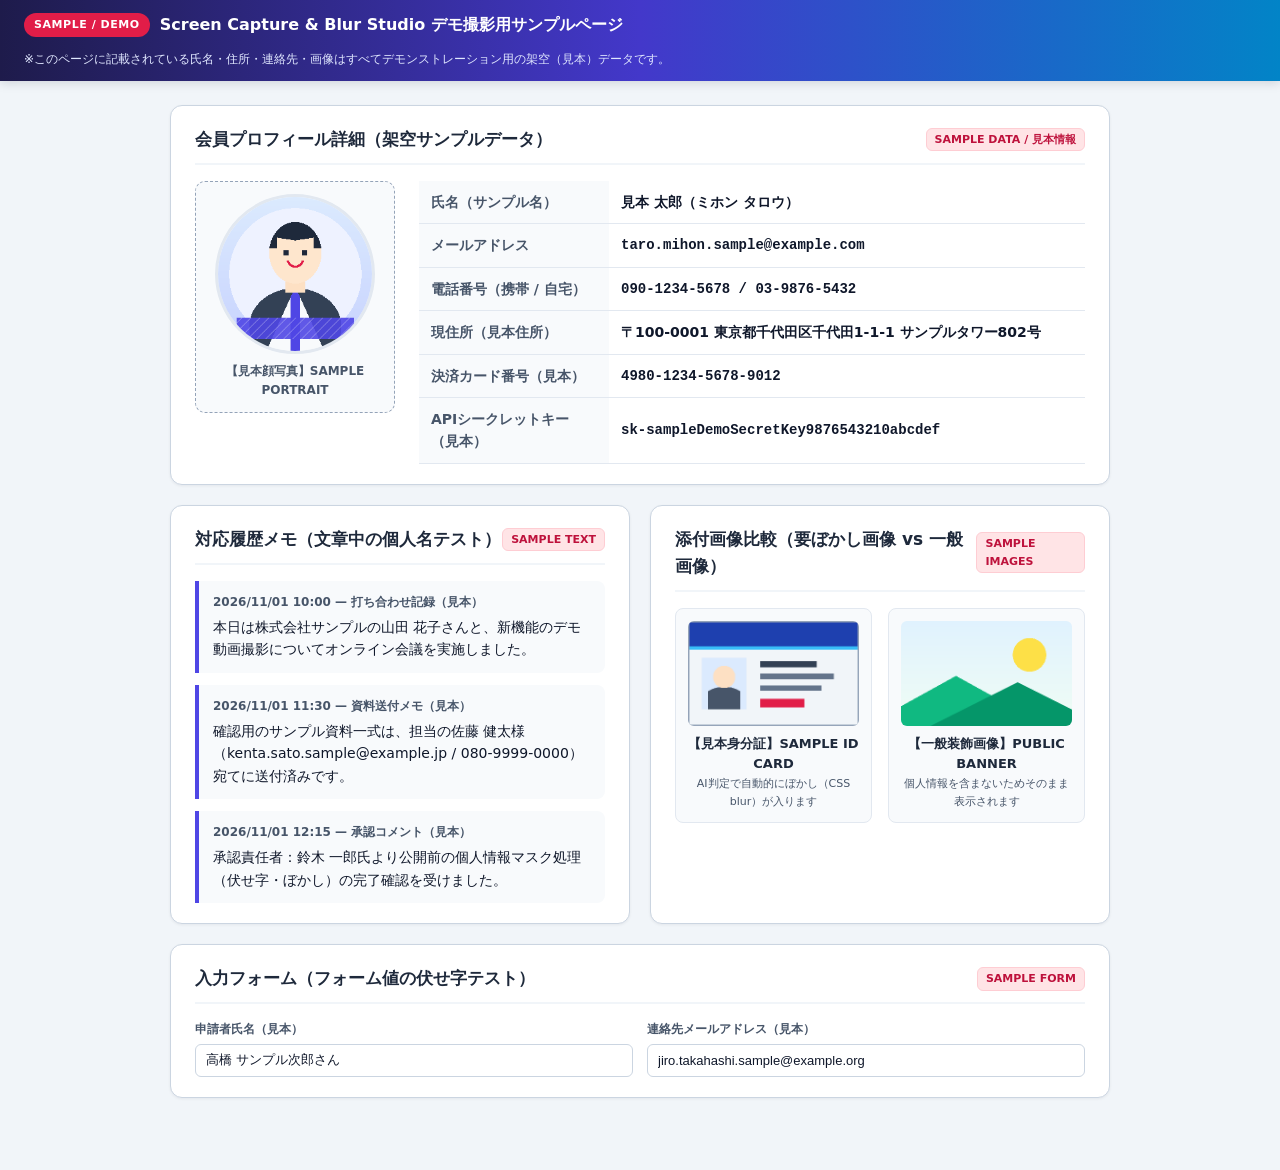
<file: sample-demo-page/index.html>
<!DOCTYPE html>
<html lang="ja">
<head>
  <meta charset="UTF-8" />
  <meta name="viewport" content="width=device-width, initial-scale=1.0" />
  <title>【SAMPLE / 見本】顧客プロフィール管理画面（キャプチャ＆ぼかしデモ用）</title>
  <link rel="stylesheet" href="style.css" />
</head>
<body>
  <header class="demo-ribbon">
    <div class="demo-ribbon-title">
      <span class="sample-pill">SAMPLE / DEMO</span>
      <span>Screen Capture &amp; Blur Studio デモ撮影用サンプルページ</span>
    </div>
    <p class="demo-ribbon-note">
      ※このページに記載されている氏名・住所・連絡先・画像はすべてデモンストレーション用の架空（見本）データです。
    </p>
  </header>

  <main class="container">
    <!-- 1. 会員プロフィール見本カード -->
    <section class="card">
      <div class="card-header">
        <h1 class="card-title">会員プロフィール詳細（架空サンプルデータ）</h1>
        <span class="tag-sample">SAMPLE DATA / 見本情報</span>
      </div>

      <div class="profile-layout">
        <figure class="profile-photo-box">
          <img
            src="images/sample-profile-face.png"
            alt="サンプル顔写真・見本プロフィール人物写真"
            title="見本 太郎のサンプルプロフィール顔写真"
            class="profile-photo"
          />
          <figcaption class="photo-caption">
            【見本顔写真】SAMPLE PORTRAIT
          </figcaption>
        </figure>

        <table class="info-table">
          <tbody>
            <tr>
              <th>氏名（サンプル名）</th>
              <td>見本 太郎（ミホン タロウ）</td>
            </tr>
            <tr>
              <th>メールアドレス</th>
              <td class="mono">taro.mihon.sample@example.com</td>
            </tr>
            <tr>
              <th>電話番号（携帯 / 自宅）</th>
              <td class="mono">090-1234-5678 / 03-9876-5432</td>
            </tr>
            <tr>
              <th>現住所（見本住所）</th>
              <td>〒100-0001 東京都千代田区千代田1-1-1 サンプルタワー802号</td>
            </tr>
            <tr>
              <th>決済カード番号（見本）</th>
              <td class="mono">4980-1234-5678-9012</td>
            </tr>
            <tr>
              <th>APIシークレットキー（見本）</th>
              <td class="mono">sk-sampleDemoSecretKey9876543210abcdef</td>
            </tr>
          </tbody>
        </table>
      </div>
    </section>

    <!-- 2. 文章中の個人名（敬称付き氏名・連絡先）テスト用セクション -->
    <div class="grid-2">
      <section class="card">
        <div class="card-header">
          <h2 class="card-title">対応履歴メモ（文章中の個人名テスト）</h2>
          <span class="tag-sample">SAMPLE TEXT</span>
        </div>
        <div class="message-list">
          <article class="message-item">
            <p class="message-meta">2026/11/01 10:00 — 打ち合わせ記録（見本）</p>
            <p>
              本日は株式会社サンプルの山田 花子さんと、新機能のデモ動画撮影についてオンライン会議を実施しました。
            </p>
          </article>
          <article class="message-item">
            <p class="message-meta">2026/11/01 11:30 — 資料送付メモ（見本）</p>
            <p>
              確認用のサンプル資料一式は、担当の佐藤 健太様（kenta.sato.sample@example.jp / 080-9999-0000）宛てに送付済みです。
            </p>
          </article>
          <article class="message-item">
            <p class="message-meta">2026/11/01 12:15 — 承認コメント（見本）</p>
            <p>
              承認責任者：鈴木 一郎氏より公開前の個人情報マスク処理（伏せ字・ぼかし）の完了確認を受けました。
            </p>
          </article>
        </div>
      </section>

      <!-- 3. 画像のAIぼかし判定テスト（身分証画像 vs 一般風景バナー） -->
      <section class="card">
        <div class="card-header">
          <h2 class="card-title">添付画像比較（要ぼかし画像 vs 一般画像）</h2>
          <span class="tag-sample">SAMPLE IMAGES</span>
        </div>
        <div class="gallery-grid">
          <figure class="gallery-card">
            <img
              src="images/sample-id-card.png"
              alt="サンプル身分証明書・見本社員証カード写真"
              title="個人情報を含む見本身分証画像"
            />
            <figcaption class="gallery-title">【見本身分証】SAMPLE ID CARD</figcaption>
            <p class="gallery-sub">AI判定で自動的にぼかし（CSS blur）が入ります</p>
          </figure>

          <figure class="gallery-card">
            <img
              src="images/sample-public-banner.png"
              alt="一般公開用の自然風景イラストバナー"
              title="公開可能な装飾バナー画像"
            />
            <figcaption class="gallery-title">【一般装飾画像】PUBLIC BANNER</figcaption>
            <p class="gallery-sub">個人情報を含まないためそのまま表示されます</p>
          </figure>
        </div>
      </section>
    </div>

    <!-- 4. フォーム入力欄の伏せ字テスト -->
    <section class="card">
      <div class="card-header">
        <h2 class="card-title">入力フォーム（フォーム値の伏せ字テスト）</h2>
        <span class="tag-sample">SAMPLE FORM</span>
      </div>
      <div class="form-grid">
        <div class="form-group">
          <label for="sample-input-name">申請者氏名（見本）</label>
          <input id="sample-input-name" type="text" name="applicant_name" value="高橋 サンプル次郎さん" />
        </div>
        <div class="form-group">
          <label for="sample-input-email">連絡先メールアドレス（見本）</label>
          <input id="sample-input-email" type="email" name="applicant_email" value="jiro.takahashi.sample@example.org" />
        </div>
      </div>
    </section>
  </main>
</body>
</html>
</file>
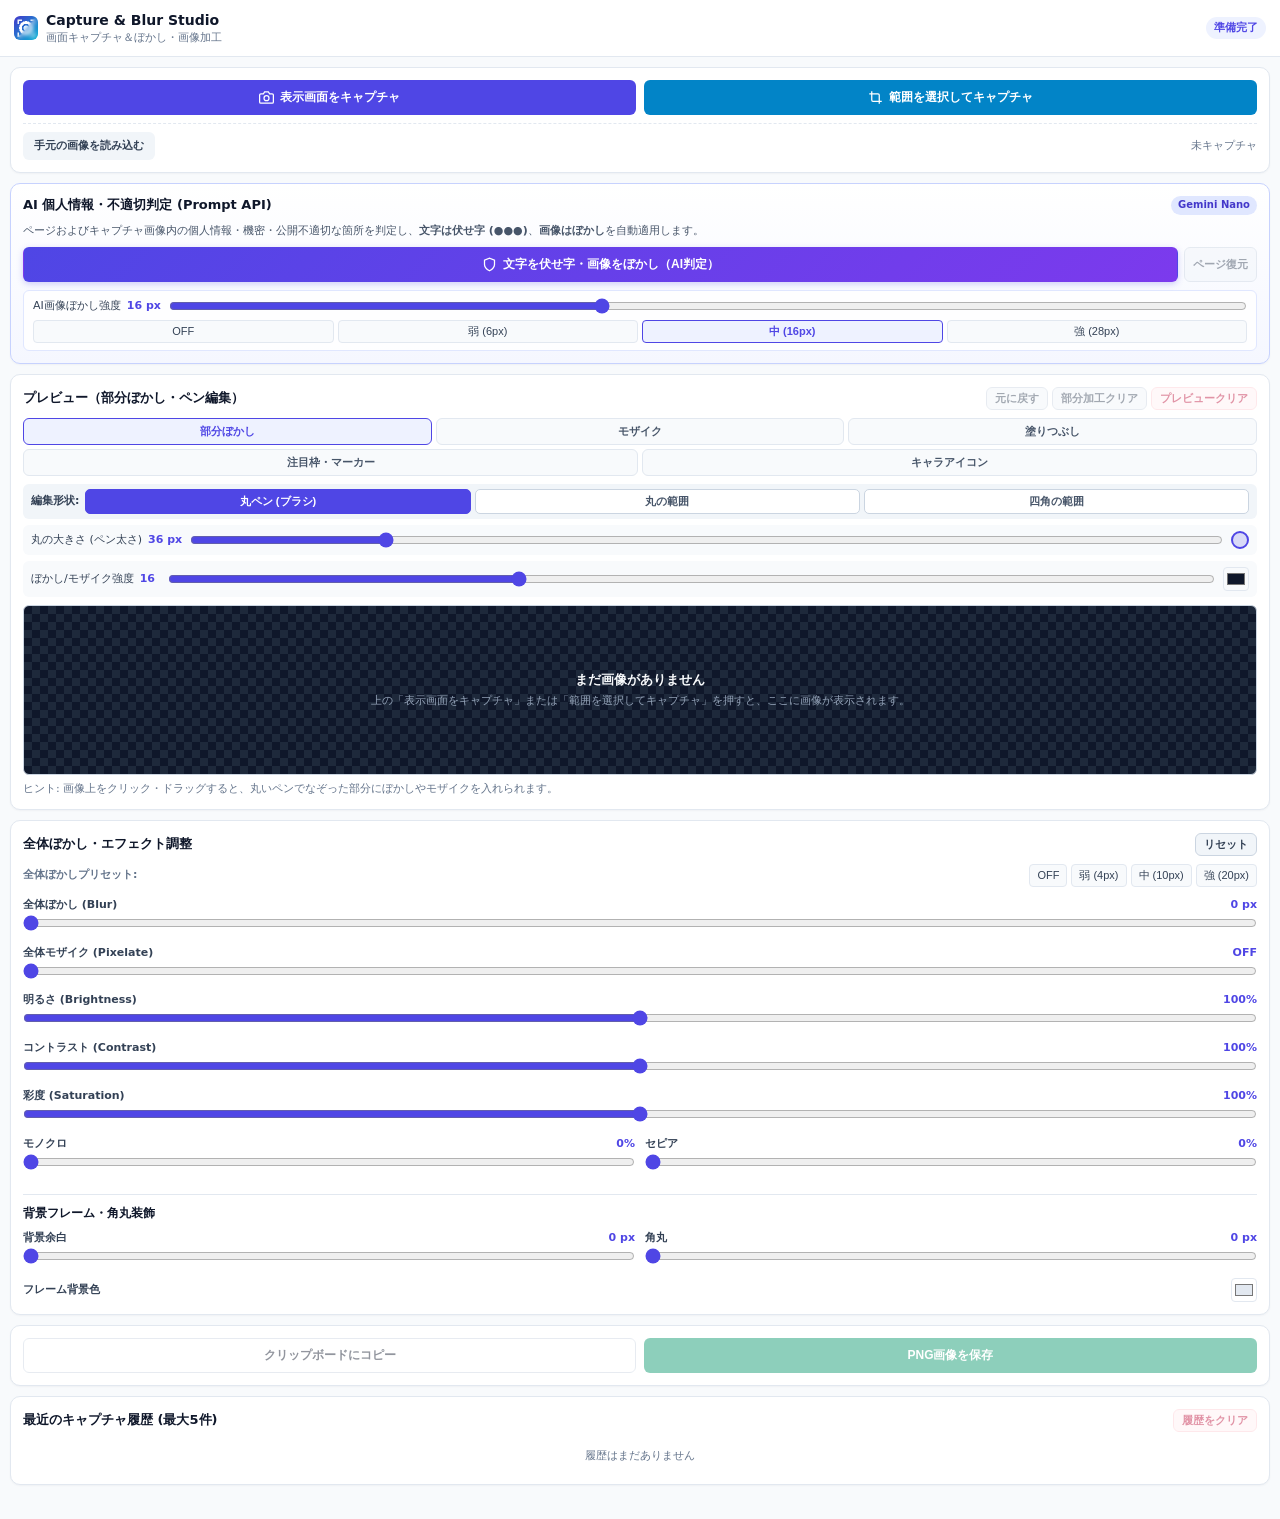
<file: screen-capture-editor/sidepanel/sidepanel.html>
<!DOCTYPE html>
<html lang="ja">

<head>
  <meta charset="UTF-8" />
  <meta name="viewport" content="width=device-width, initial-scale=1.0" />
  <title>Screen Capture &amp; Blur Studio</title>
  <link rel="stylesheet" href="sidepanel.css" />
</head>

<body>
  <header class="app-header">
    <div class="brand">
      <img src="../icons/icon-48.png" alt="" class="brand-icon" width="24" height="24" />
      <div>
        <h1 class="brand-title">Capture &amp; Blur Studio</h1>
        <p class="brand-subtitle">画面キャプチャ＆ぼかし・画像加工</p>
      </div>
    </div>
    <span id="status-badge" class="status-badge" aria-live="polite">準備完了</span>
  </header>

  <main class="app-main">
    <!-- キャプチャ操作セクション -->
    <section class="card capture-actions-card" aria-label="キャプチャ操作">
      <div class="button-grid-2">
        <button id="btn-capture-visible" type="button" class="btn btn-primary">
          <svg class="icon" viewBox="0 0 24 24" fill="none" stroke="currentColor" stroke-width="2">
            <path d="M23 19a2 2 0 0 1-2 2H3a2 2 0 0 1-2-2V8a2 2 0 0 1 2-2h4l2-3h6l2 3h4a2 2 0 0 1 2 2z"></path>
            <circle cx="12" cy="13" r="4"></circle>
          </svg>
          表示画面をキャプチャ
        </button>
        <button id="btn-capture-area" type="button" class="btn btn-secondary">
          <svg class="icon" viewBox="0 0 24 24" fill="none" stroke="currentColor" stroke-width="2">
            <path d="M6 2v14a2 2 0 0 0 2 2h14"></path>
            <path d="M18 22V8a2 2 0 0 0-2-2H2"></path>
          </svg>
          範囲を選択してキャプチャ
        </button>
      </div>
      <div class="upload-row">
        <label for="file-upload" class="btn btn-ghost btn-sm">
          手元の画像を読み込む
        </label>
        <input id="file-upload" type="file" accept="image/*" hidden />
        <span id="image-dimensions" class="meta-text">未キャプチャ</span>
      </div>
    </section>

    <!-- Prompt API による個人情報・不適切コンテンツ自動判定＆保護セクション -->
    <section class="card ai-privacy-card" aria-label="AI 個人情報・不適切判定と自動保護">
      <div class="section-header">
        <h2 class="section-title">AI 個人情報・不適切判定 (Prompt API)</h2>
        <span id="ai-model-badge" class="ai-badge">Gemini Nano</span>
      </div>
      <p class="ai-desc">
        ページおよびキャプチャ画像内の個人情報・機密・公開不適切な箇所を判定し、<strong>文字は伏せ字 (●●●)</strong>、<strong>画像はぼかし</strong>を自動適用します。
      </p>
      <div class="ai-action-row">
        <button id="btn-ai-protect" type="button" class="btn btn-ai-primary">
          <svg class="icon" viewBox="0 0 24 24" fill="none" stroke="currentColor" stroke-width="2">
            <path d="M12 22s8-4 8-10V5l-8-3-8 3v7c0 6 8 10 8 10z"></path>
          </svg>
          文字を伏せ字・画像をぼかし（AI判定）
        </button>
        <button id="btn-ai-restore" type="button" class="btn btn-xs" disabled title="Webページ上の伏せ字と画像ぼかしを元に戻す">
          ページ復元
        </button>
      </div>

      <!-- AI画像ぼかし強度コントロール（適用前・適用後どちらでも全体一括調整可能） -->
      <div id="ai-blur-control" class="ai-blur-control">
        <div class="ai-blur-row">
          <label class="spot-slider-label" for="ai-blur-strength">
            <span>AI画像ぼかし強度</span>
            <output id="ai-blur-strength-val" for="ai-blur-strength">16 px</output>
          </label>
          <input id="ai-blur-strength" type="range" min="0" max="40" step="1" value="16" />
        </div>
        <div class="ai-blur-presets" role="group" aria-label="AI画像ぼかし強度プリセット">
          <button type="button" class="preset-btn ai-blur-preset-btn" data-ai-blur="0">OFF</button>
          <button type="button" class="preset-btn ai-blur-preset-btn" data-ai-blur="6">弱 (6px)</button>
          <button type="button" class="preset-btn ai-blur-preset-btn active" data-ai-blur="16">中 (16px)</button>
          <button type="button" class="preset-btn ai-blur-preset-btn" data-ai-blur="28">強 (28px)</button>
        </div>
      </div>

      <!-- プログレスバー表示エリア -->
      <div id="ai-progress-wrap" class="ai-progress-wrap" hidden>
        <div class="ai-progress-header">
          <span id="ai-progress-label" class="ai-progress-label">AIで判定中...</span>
          <output id="ai-progress-pct" for="ai-progress-bar" class="ai-progress-pct">0%</output>
        </div>
        <progress id="ai-progress-bar" class="ai-progress-bar" max="100" value="0"></progress>
      </div>

      <!-- 判定結果サマリー -->
      <div id="ai-result-box" class="ai-result-box" hidden>
        <p id="ai-result-summary" class="ai-result-summary"></p>
        <p id="ai-result-detail" class="ai-result-detail"></p>
      </div>
    </section>

    <!-- プレビュー＆部分ぼかしキャンバス -->
    <section class="card preview-card" aria-label="プレビューと部分編集">
      <div class="section-header">
        <h2 class="section-title">プレビュー（部分ぼかし・ペン編集）</h2>
        <div class="inline-actions">
          <button id="btn-undo-region" type="button" class="btn btn-xs" disabled title="直前の部分加工を元に戻す">
            元に戻す
          </button>
          <button id="btn-clear-regions" type="button" class="btn btn-xs" disabled title="すべての部分加工をクリア">
            部分加工クリア
          </button>
          <button id="btn-clear-preview" type="button" class="btn btn-xs btn-danger-xs" disabled
            title="現在表示中のプレビュー画像をクリア">
            プレビュークリア
          </button>
        </div>
      </div>

      <!-- 部分加工ツール切り替え -->
      <div class="tool-selector" role="radiogroup" aria-label="加工エフェクト種類">
        <button type="button" class="tool-chip active" data-tool="blur">部分ぼかし</button>
        <button type="button" class="tool-chip" data-tool="pixelate">モザイク</button>
        <button type="button" class="tool-chip" data-tool="mask">塗りつぶし</button>
        <button type="button" class="tool-chip" data-tool="box">注目枠・マーカー</button>
        <button type="button" class="tool-chip" data-tool="icon">キャラアイコン</button>
      </div>

      <!-- 描画形状モード切り替え（丸ペン / 四角形選択 / 円形選択） -->
      <div id="draw-mode-bar" class="draw-mode-bar" role="radiogroup" aria-label="描画形状モード">
        <span class="mode-bar-label">編集形状:</span>
        <div class="mode-buttons">
          <button type="button" class="mode-chip active" data-mode="brush" title="ペンのように丸いブラシでなぞって加工">
            丸ペン (ブラシ)
          </button>
          <button type="button" class="mode-chip" data-mode="circle" title="ドラッグして丸・楕円の範囲を加工">
            丸の範囲
          </button>
          <button type="button" class="mode-chip" data-mode="rect" title="ドラッグして四角い範囲を加工">
            四角の範囲
          </button>
        </div>
      </div>

      <!-- キャラクターアイコンで隠す（ローカルから最大5件保存・個別サイズ調整） -->
      <div id="char-icon-panel" class="char-icon-panel" aria-label="キャラクターアイコン設定" hidden>
        <div class="char-icon-header">
          <div class="char-icon-title-wrap">
            <span class="char-icon-title">キャラクターアイコンで隠す</span>
            <span id="char-icon-count" class="char-icon-badge">0 / 5 保存</span>
          </div>
          <div class="char-icon-actions">
            <label id="btn-upload-char-icon" for="char-icon-upload" class="btn btn-xs btn-char-upload">
              ＋ アイコン追加
            </label>
            <input id="char-icon-upload" type="file" accept="image/*" multiple hidden />
            <input id="char-icon-replace" type="file" accept="image/*" hidden />
          </div>
        </div>
        <p class="char-icon-desc">
          最大5つ保存可能。隠す場所ごとに大きさを変えて配置・個別サイズ調整できます（画像上でのドラッグサイズ指定や配置後の個別変更にも対応）。
        </p>
        <div id="char-icon-list" class="char-icon-list">
          <p class="char-icon-empty">「＋ アイコン追加」からキャラクター画像をアップロードしてください（最大5つ）</p>
        </div>
        <div id="placed-icon-section" class="placed-icon-section" hidden>
          <div class="placed-icon-header">
            <span class="placed-icon-title">画面に配置したアイコン（場所ごとにサイズ調整）</span>
            <span id="placed-icon-count" class="placed-icon-badge">0 箇所</span>
          </div>
          <div id="placed-icon-list" class="placed-icon-list"></div>
        </div>
      </div>

      <!-- 丸の大きさ（ブラシサイズ）＆ぼかし強度 -->
      <div id="spot-controls-stack" class="spot-controls-stack">
        <div id="brush-size-row" class="spot-settings-row">
          <label class="spot-slider-label" for="brush-size">
            <span>丸の大きさ (ペン太さ)</span>
            <output id="brush-size-val" for="brush-size">36 px</output>
          </label>
          <input id="brush-size" type="range" min="8" max="160" step="2" value="36" />
          <span id="brush-preview-dot" class="brush-preview-dot" title="現在の丸サイズ目安"></span>
        </div>

        <div class="spot-settings-row">
          <label class="spot-slider-label" for="spot-strength">
            <span>ぼかし/モザイク強度</span>
            <output id="spot-strength-val" for="spot-strength">16</output>
          </label>
          <input id="spot-strength" type="range" min="4" max="40" step="1" value="16" />
          <input id="spot-color" type="color" value="#0f172a" title="塗りつぶし・枠線の色" class="color-input-sm" />
        </div>
      </div>

      <div id="canvas-container" class="canvas-container">
        <div id="empty-state" class="empty-state">
          <p class="empty-title">まだ画像がありません</p>
          <p class="empty-desc">上の「表示画面をキャプチャ」または「範囲を選択してキャプチャ」を押すと、ここに画像が表示されます。</p>
        </div>
        <canvas id="editor-canvas" hidden></canvas>
      </div>
      <p id="canvas-hint" class="hint-text">ヒント: 画像上をクリック・ドラッグすると、丸いペンでなぞった部分にぼかしやモザイクを入れられます。</p>
    </section>

    <!-- 全体ぼかし・フィルター設定 -->
    <section class="card controls-card" aria-label="全体ぼかし・フィルター調整">
      <div class="section-header">
        <h2 class="section-title">全体ぼかし・エフェクト調整</h2>
        <button id="btn-reset-filters" type="button" class="btn btn-xs">リセット</button>
      </div>

      <!-- 全体ぼかしクイックプリセット -->
      <div class="preset-row">
        <span class="preset-label">全体ぼかしプリセット:</span>
        <div class="preset-buttons">
          <button type="button" class="preset-btn" data-blur-preset="0">OFF</button>
          <button type="button" class="preset-btn" data-blur-preset="4">弱 (4px)</button>
          <button type="button" class="preset-btn" data-blur-preset="10">中 (10px)</button>
          <button type="button" class="preset-btn" data-blur-preset="20">強 (20px)</button>
        </div>
      </div>

      <div class="control-group">
        <div class="control-header">
          <label for="filter-blur">全体ぼかし (Blur)</label>
          <output id="val-blur" for="filter-blur">0 px</output>
        </div>
        <input id="filter-blur" type="range" min="0" max="30" step="0.5" value="0" />
      </div>

      <div class="control-group">
        <div class="control-header">
          <label for="filter-pixelate">全体モザイク (Pixelate)</label>
          <output id="val-pixelate" for="filter-pixelate">OFF</output>
        </div>
        <input id="filter-pixelate" type="range" min="0" max="24" step="2" value="0" />
      </div>

      <div class="control-group">
        <div class="control-header">
          <label for="filter-brightness">明るさ (Brightness)</label>
          <output id="val-brightness" for="filter-brightness">100%</output>
        </div>
        <input id="filter-brightness" type="range" min="50" max="150" step="1" value="100" />
      </div>

      <div class="control-group">
        <div class="control-header">
          <label for="filter-contrast">コントラスト (Contrast)</label>
          <output id="val-contrast" for="filter-contrast">100%</output>
        </div>
        <input id="filter-contrast" type="range" min="50" max="150" step="1" value="100" />
      </div>

      <div class="control-group">
        <div class="control-header">
          <label for="filter-saturate">彩度 (Saturation)</label>
          <output id="val-saturate" for="filter-saturate">100%</output>
        </div>
        <input id="filter-saturate" type="range" min="0" max="200" step="1" value="100" />
      </div>

      <div class="control-grid-2">
        <div class="control-group">
          <div class="control-header">
            <label for="filter-grayscale">モノクロ</label>
            <output id="val-grayscale" for="filter-grayscale">0%</output>
          </div>
          <input id="filter-grayscale" type="range" min="0" max="100" step="1" value="0" />
        </div>

        <div class="control-group">
          <div class="control-header">
            <label for="filter-sepia">セピア</label>
            <output id="val-sepia" for="filter-sepia">0%</output>
          </div>
          <input id="filter-sepia" type="range" min="0" max="100" step="1" value="0" />
        </div>
      </div>

      <hr class="divider" />

      <div class="section-header">
        <h3 class="subsection-title">背景フレーム・角丸装飾</h3>
      </div>

      <div class="control-grid-2">
        <div class="control-group">
          <div class="control-header">
            <label for="frame-padding">背景余白</label>
            <output id="val-padding" for="frame-padding">0 px</output>
          </div>
          <input id="frame-padding" type="range" min="0" max="60" step="2" value="0" />
        </div>

        <div class="control-group">
          <div class="control-header">
            <label for="frame-radius">角丸</label>
            <output id="val-radius" for="frame-radius">0 px</output>
          </div>
          <input id="frame-radius" type="range" min="0" max="40" step="2" value="0" />
        </div>
      </div>

      <div class="frame-color-row">
        <label for="frame-color">フレーム背景色</label>
        <input id="frame-color" type="color" value="#e2e8f0" class="color-input-sm" />
      </div>
    </section>

    <!-- 保存・書き出し -->
    <section class="card export-card" aria-label="画像の保存・コピー">
      <div class="button-grid-2">
        <button id="btn-copy-clipboard" type="button" class="btn btn-outline" disabled>
          クリップボードにコピー
        </button>
        <button id="btn-download-png" type="button" class="btn btn-success" disabled>
          PNG画像を保存
        </button>
      </div>
    </section>

    <!-- 最近のキャプチャ履歴 -->
    <section class="card history-card" aria-label="最近のキャプチャ履歴">
      <div class="section-header">
        <h2 class="section-title">最近のキャプチャ履歴 (最大5件)</h2>
        <button id="btn-clear-history" type="button" class="btn btn-xs btn-danger-xs" disabled
          title="過去のキャプチャ履歴をすべてクリア">
          履歴をクリア
        </button>
      </div>
      <div id="history-list" class="history-list">
        <p class="empty-history">履歴はまだありません</p>
      </div>
    </section>
  </main>

  <script src="sidepanel.js"></script>
</body>

</html>
</file>
<file: sample-demo-page/style.css>
:root {
  --bg: #f1f5f9;
  --card: #ffffff;
  --border: #cbd5e1;
  --text: #0f172a;
  --muted: #475569;
  --primary: #4f46e5;
  --sample-badge: #e11d48;
}

* {
  box-sizing: border-box;
  margin: 0;
  padding: 0;
}

body {
  font-family: system-ui, -apple-system, BlinkMacSystemFont, "Segoe UI", sans-serif;
  background-color: var(--bg);
  color: var(--text);
  line-height: 1.6;
  padding-bottom: 48px;
}

.demo-ribbon {
  background: linear-gradient(90deg, #1e1b4b 0%, #4338ca 50%, #0284c7 100%);
  color: #ffffff;
  padding: 12px 24px;
  display: flex;
  align-items: center;
  justify-content: space-between;
  flex-wrap: wrap;
  gap: 12px;
  box-shadow: 0 2px 10px rgba(15, 23, 42, 0.15);
}

.demo-ribbon-title {
  display: flex;
  align-items: center;
  gap: 10px;
  font-size: 16px;
  font-weight: 800;
}

.sample-pill {
  display: inline-block;
  background: var(--sample-badge);
  color: #ffffff;
  font-size: 11px;
  font-weight: 800;
  padding: 3px 10px;
  border-radius: 999px;
  letter-spacing: 0.05em;
}

.demo-ribbon-note {
  font-size: 12px;
  color: #e0e7ff;
}

.container {
  max-width: 980px;
  margin: 24px auto;
  padding: 0 20px;
  display: flex;
  flex-direction: column;
  gap: 20px;
}

.card {
  background: var(--card);
  border: 1px solid var(--border);
  border-radius: 12px;
  padding: 20px 24px;
  box-shadow: 0 1px 3px rgba(15, 23, 42, 0.06);
}

.card-header {
  display: flex;
  align-items: center;
  justify-content: space-between;
  margin-bottom: 16px;
  padding-bottom: 10px;
  border-bottom: 2px solid #f1f5f9;
}

.card-title {
  font-size: 17px;
  font-weight: 700;
  color: #1e293b;
}

.tag-sample {
  font-size: 11px;
  font-weight: 700;
  color: #be123c;
  background: #ffe4e6;
  border: 1px solid #fecdd3;
  padding: 2px 8px;
  border-radius: 6px;
}

.profile-layout {
  display: grid;
  grid-template-columns: 200px 1fr;
  gap: 24px;
  align-items: start;
}

.profile-photo-box {
  text-align: center;
  background: #f8fafc;
  border: 1px dashed #94a3b8;
  border-radius: 10px;
  padding: 12px;
}

.profile-photo {
  width: 160px;
  height: 160px;
  border-radius: 50%;
  object-fit: cover;
  border: 3px solid #e2e8f0;
  display: block;
  margin: 0 auto 8px;
}

.photo-caption {
  font-size: 12px;
  font-weight: 700;
  color: #475569;
}

.info-table {
  width: 100%;
  border-collapse: collapse;
  font-size: 14px;
}

.info-table th,
.info-table td {
  padding: 10px 12px;
  border-bottom: 1px solid #e2e8f0;
  text-align: left;
}

.info-table th {
  width: 190px;
  color: var(--muted);
  font-weight: 700;
  background: #f8fafc;
}

.info-table td {
  font-weight: 600;
  color: var(--text);
}

.mono {
  font-family: ui-monospace, SFMono-Regular, Menlo, monospace;
}

.grid-2 {
  display: grid;
  grid-template-columns: 1fr 1fr;
  gap: 20px;
}

.message-list {
  display: flex;
  flex-direction: column;
  gap: 12px;
}

.message-item {
  background: #f8fafc;
  border-left: 4px solid var(--primary);
  padding: 12px 14px;
  border-radius: 0 8px 8px 0;
  font-size: 14px;
}

.message-meta {
  font-size: 12px;
  color: var(--muted);
  font-weight: 700;
  margin-bottom: 4px;
}

.gallery-grid {
  display: grid;
  grid-template-columns: 1fr 1fr;
  gap: 16px;
}

.gallery-card {
  border: 1px solid #e2e8f0;
  border-radius: 8px;
  padding: 12px;
  background: #f8fafc;
  text-align: center;
}

.gallery-card img {
  width: 100%;
  max-width: 300px;
  height: auto;
  border-radius: 6px;
  display: block;
  margin: 0 auto 8px;
}

.gallery-title {
  font-size: 13px;
  font-weight: 700;
  color: #1e293b;
}

.gallery-sub {
  font-size: 11px;
  color: var(--muted);
}

.form-grid {
  display: grid;
  grid-template-columns: 1fr 1fr;
  gap: 14px;
}

.form-group {
  display: flex;
  flex-direction: column;
  gap: 4px;
}

.form-group label {
  font-size: 12px;
  font-weight: 700;
  color: var(--muted);
}

.form-group input {
  padding: 8px 10px;
  border: 1px solid #cbd5e1;
  border-radius: 6px;
  font-size: 13px;
  color: var(--text);
  background: #ffffff;
}
</file>
<file: screen-capture-editor/sidepanel/sidepanel.css>
:root {
  --bg-page: #f8fafc;
  --bg-card: #ffffff;
  --border-color: #e2e8f0;
  --text-main: #0f172a;
  --text-muted: #64748b;
  --primary: #4f46e5;
  --primary-hover: #4338ca;
  --secondary: #0284c7;
  --secondary-hover: #0369a1;
  --success: #059669;
  --success-hover: #047857;
  --radius-md: 10px;
  --radius-sm: 6px;
}

* {
  box-sizing: border-box;
  margin: 0;
  padding: 0;
}

[hidden] {
  display: none !important;
}

body {
  font-family: system-ui, -apple-system, BlinkMacSystemFont, "Segoe UI", Roboto, sans-serif;
  background-color: var(--bg-page);
  color: var(--text-main);
  font-size: 13px;
  line-height: 1.45;
  padding-bottom: 24px;
}

.app-header {
  position: sticky;
  top: 0;
  z-index: 20;
  display: flex;
  align-items: center;
  justify-content: space-between;
  padding: 10px 14px;
  background: rgba(255, 255, 255, 0.92);
  backdrop-filter: blur(8px);
  border-bottom: 1px solid var(--border-color);
}

.brand {
  display: flex;
  align-items: center;
  gap: 8px;
}

.brand-icon {
  border-radius: 6px;
}

.brand-title {
  font-size: 14px;
  font-weight: 700;
  color: var(--text-main);
}

.brand-subtitle {
  font-size: 11px;
  color: var(--text-muted);
}

.status-badge {
  font-size: 11px;
  font-weight: 600;
  padding: 3px 8px;
  border-radius: 999px;
  background-color: #eef2ff;
  color: var(--primary);
  white-space: nowrap;
}

.app-main {
  display: flex;
  flex-direction: column;
  gap: 10px;
  padding: 10px;
}

.card {
  background: var(--bg-card);
  border: 1px solid var(--border-color);
  border-radius: var(--radius-md);
  padding: 12px;
  box-shadow: 0 1px 2px rgba(15, 23, 42, 0.04);
}

.section-header {
  display: flex;
  align-items: center;
  justify-content: space-between;
  margin-bottom: 8px;
  gap: 6px;
}

.section-title {
  font-size: 13px;
  font-weight: 700;
  color: var(--text-main);
}

.subsection-title {
  font-size: 12px;
  font-weight: 700;
  color: var(--text-main);
}

.button-grid-2 {
  display: grid;
  grid-template-columns: 1fr 1fr;
  gap: 8px;
}

.btn {
  display: inline-flex;
  align-items: center;
  justify-content: center;
  gap: 6px;
  padding: 8px 10px;
  font-size: 12px;
  font-weight: 600;
  border-radius: var(--radius-sm);
  border: 1px solid transparent;
  cursor: pointer;
  transition: background-color 0.15s ease, opacity 0.15s ease;
  text-align: center;
}

.btn:disabled {
  opacity: 0.45;
  cursor: not-allowed;
}

.btn .icon {
  width: 15px;
  height: 15px;
  flex-shrink: 0;
}

.btn-primary {
  background-color: var(--primary);
  color: #ffffff;
}

.btn-primary:hover:not(:disabled) {
  background-color: var(--primary-hover);
}

.btn-secondary {
  background-color: var(--secondary);
  color: #ffffff;
}

.btn-secondary:hover:not(:disabled) {
  background-color: var(--secondary-hover);
}

.btn-success {
  background-color: var(--success);
  color: #ffffff;
}

.btn-success:hover:not(:disabled) {
  background-color: var(--success-hover);
}

.btn-outline {
  background-color: #ffffff;
  border-color: #cbd5e1;
  color: var(--text-main);
}

.btn-outline:hover:not(:disabled) {
  background-color: #f1f5f9;
}

.btn-ghost {
  background-color: #f1f5f9;
  color: #334155;
}

.btn-ghost:hover:not(:disabled) {
  background-color: #e2e8f0;
}

.btn-sm {
  padding: 5px 10px;
  font-size: 11px;
}

.btn-xs {
  padding: 3px 8px;
  font-size: 11px;
  background-color: #f1f5f9;
  color: #334155;
  border: 1px solid #cbd5e1;
}

.btn-xs:hover:not(:disabled) {
  background-color: #e2e8f0;
}

.btn-danger-xs {
  background-color: #fff1f2;
  color: #be123c;
  border-color: #fecdd3;
}

.btn-danger-xs:hover:not(:disabled) {
  background-color: #ffe4e6;
  border-color: #fda4af;
}

.upload-row {
  display: flex;
  align-items: center;
  justify-content: space-between;
  margin-top: 8px;
  padding-top: 8px;
  border-top: 1px dashed var(--border-color);
}

.meta-text {
  font-size: 11px;
  color: var(--text-muted);
  font-variant-numeric: tabular-nums;
}

.ai-privacy-card {
  border-color: #c7d2fe;
  background: linear-gradient(180deg, #ffffff 0%, #f5f7ff 100%);
}

.ai-badge {
  font-size: 10px;
  font-weight: 700;
  padding: 2px 7px;
  border-radius: 999px;
  background: #e0e7ff;
  color: #4338ca;
}

.ai-desc {
  font-size: 11px;
  color: #475569;
  margin-bottom: 8px;
}

.ai-action-row {
  display: flex;
  gap: 6px;
  align-items: stretch;
}

.btn-ai-primary {
  flex: 1;
  background: linear-gradient(135deg, #4f46e5 0%, #7c3aed 100%);
  color: #ffffff;
  box-shadow: 0 2px 6px rgba(79, 70, 229, 0.25);
}

.btn-ai-primary:hover:not(:disabled) {
  background: linear-gradient(135deg, #4338ca 0%, #6d28d9 100%);
}

.ai-blur-control {
  margin-top: 8px;
  padding: 7px 9px;
  background: rgba(255, 255, 255, 0.85);
  border: 1px solid #e0e7ff;
  border-radius: var(--radius-sm);
  display: flex;
  flex-direction: column;
  gap: 6px;
}

.ai-blur-row {
  display: flex;
  align-items: center;
  gap: 8px;
}

.ai-blur-row input[type="range"] {
  flex: 1;
}

.ai-blur-presets {
  display: flex;
  gap: 4px;
}

.ai-blur-preset-btn {
  flex: 1;
  text-align: center;
}

.ai-blur-preset-btn.active {
  background: #eef2ff;
  border-color: var(--primary);
  color: var(--primary);
  font-weight: 700;
}

.ai-progress-wrap {
  margin-top: 10px;
  padding: 8px 10px;
  background: #ffffff;
  border: 1px solid #e0e7ff;
  border-radius: var(--radius-sm);
}

.ai-progress-header {
  display: flex;
  justify-content: space-between;
  align-items: center;
  margin-bottom: 5px;
  font-size: 11px;
}

.ai-progress-label {
  font-weight: 600;
  color: #312e81;
}

.ai-progress-pct {
  font-weight: 700;
  color: var(--primary);
  font-variant-numeric: tabular-nums;
}

.ai-progress-bar {
  width: 100%;
  height: 8px;
  appearance: none;
  -webkit-appearance: none;
  border: none;
  border-radius: 999px;
  overflow: hidden;
  background-color: #e2e8f0;
}

.ai-progress-bar::-webkit-progress-bar {
  background-color: #e2e8f0;
  border-radius: 999px;
}

.ai-progress-bar::-webkit-progress-value {
  background: linear-gradient(90deg, #4f46e5, #06b6d4);
  border-radius: 999px;
  transition: width 0.25s ease;
}

.ai-result-box {
  margin-top: 8px;
  padding: 8px 10px;
  border-radius: var(--radius-sm);
  background: #f8fafc;
  border: 1px solid #cbd5e1;
}

.ai-result-summary {
  font-size: 11px;
  font-weight: 700;
  color: #0f172a;
  margin-bottom: 2px;
}

.ai-result-detail {
  font-size: 11px;
  color: #475569;
  word-break: break-word;
}

.inline-actions {
  display: flex;
  flex-wrap: wrap;
  justify-content: flex-end;
  gap: 4px;
}

.draw-mode-bar {
  display: flex;
  align-items: center;
  justify-content: space-between;
  gap: 6px;
  margin-bottom: 6px;
  padding: 5px 8px;
  background: #f1f5f9;
  border-radius: var(--radius-sm);
}

.mode-bar-label {
  font-size: 11px;
  font-weight: 700;
  color: #334155;
  white-space: nowrap;
}

.mode-buttons {
  display: flex;
  gap: 4px;
  flex: 1;
}

.mode-chip {
  flex: 1;
  padding: 4px 6px;
  font-size: 11px;
  font-weight: 600;
  border-radius: 5px;
  border: 1px solid #cbd5e1;
  background: #ffffff;
  color: #475569;
  cursor: pointer;
  transition: all 0.12s ease;
}

.mode-chip.active {
  background: var(--primary);
  border-color: var(--primary);
  color: #ffffff;
}

.tool-selector {
  display: flex;
  flex-wrap: wrap;
  gap: 4px;
  margin-bottom: 8px;
}

.tool-chip {
  flex: 1 1 calc(33.33% - 4px);
  padding: 5px 6px;
  font-size: 11px;
  font-weight: 600;
  border-radius: var(--radius-sm);
  border: 1px solid var(--border-color);
  background: #f8fafc;
  color: #475569;
  cursor: pointer;
  white-space: nowrap;
}

.tool-chip.active {
  background: #eef2ff;
  border-color: var(--primary);
  color: var(--primary);
}

.char-icon-panel {
  margin-bottom: 8px;
  padding: 8px 10px;
  border-radius: var(--radius-sm);
  border: 1px solid var(--border-color);
  background: #f8fafc;
  transition: border-color 0.15s ease, background-color 0.15s ease;
}

.char-icon-panel.active-mode {
  border-color: #a5b4fc;
  background: #f5f7ff;
}

.char-icon-header {
  display: flex;
  align-items: center;
  justify-content: space-between;
  gap: 6px;
  margin-bottom: 4px;
}

.char-icon-title-wrap {
  display: flex;
  align-items: center;
  gap: 6px;
}

.char-icon-title {
  font-size: 11px;
  font-weight: 700;
  color: #1e293b;
}

.char-icon-badge {
  font-size: 10px;
  font-weight: 700;
  padding: 1px 6px;
  border-radius: 999px;
  background: #e0e7ff;
  color: #4338ca;
  font-variant-numeric: tabular-nums;
}

.char-icon-actions {
  display: flex;
  align-items: center;
  gap: 4px;
}

.btn-char-upload {
  background: var(--primary);
  color: #ffffff;
  border-color: var(--primary);
}

.btn-char-upload:hover:not(:disabled) {
  background: var(--primary-hover);
  border-color: var(--primary-hover);
}

.char-icon-desc {
  font-size: 10.5px;
  color: var(--text-muted);
  margin-bottom: 6px;
}

.char-icon-list {
  display: flex;
  flex-direction: column;
  gap: 6px;
}

.char-icon-empty {
  font-size: 11px;
  color: var(--text-muted);
  text-align: center;
  padding: 8px 6px;
  background: #ffffff;
  border: 1px dashed #cbd5e1;
  border-radius: var(--radius-sm);
}

.char-icon-item {
  display: flex;
  align-items: center;
  gap: 8px;
  padding: 6px 8px;
  background: #ffffff;
  border: 1.5px solid var(--border-color);
  border-radius: var(--radius-sm);
  transition: border-color 0.12s ease, box-shadow 0.12s ease;
}

.char-icon-item.active {
  border-color: var(--primary);
  box-shadow: 0 0 0 2px rgba(79, 70, 229, 0.12);
}

.char-icon-thumb-btn {
  position: relative;
  width: 38px;
  height: 38px;
  border-radius: 6px;
  border: 1px solid #cbd5e1;
  background-color: #ffffff;
  background-image:
    linear-gradient(45deg, #e2e8f0 25%, transparent 25%),
    linear-gradient(-45deg, #e2e8f0 25%, transparent 25%),
    linear-gradient(45deg, transparent 75%, #e2e8f0 75%),
    linear-gradient(-45deg, transparent 75%, #e2e8f0 75%);
  background-size: 8px 8px;
  background-position: 0 0, 0 4px, 4px -4px, -4px 0;
  padding: 2px;
  cursor: pointer;
  flex-shrink: 0;
  display: flex;
  align-items: center;
  justify-content: center;
  overflow: hidden;
}

.char-icon-item.active .char-icon-thumb-btn {
  border-color: var(--primary);
}

.char-icon-thumb-btn img {
  max-width: 100%;
  max-height: 100%;
  object-fit: contain;
  display: block;
}

.char-icon-main {
  flex: 1;
  min-width: 0;
  display: flex;
  flex-direction: column;
  gap: 3px;
}

.char-icon-top-row {
  display: flex;
  align-items: center;
  justify-content: space-between;
  gap: 4px;
}

.char-icon-name-btn {
  border: none;
  background: none;
  padding: 0;
  font-size: 11px;
  font-weight: 700;
  color: #1e293b;
  cursor: pointer;
  text-align: left;
  overflow: hidden;
  text-overflow: ellipsis;
  white-space: nowrap;
  display: inline-flex;
  align-items: center;
  gap: 4px;
}

.char-icon-item.active .char-icon-name-btn {
  color: var(--primary);
}

.char-icon-active-pill {
  font-size: 9px;
  font-weight: 700;
  padding: 1px 5px;
  border-radius: 999px;
  background: var(--primary);
  color: #ffffff;
  flex-shrink: 0;
}

.char-icon-item-btns {
  display: flex;
  align-items: center;
  gap: 3px;
  flex-shrink: 0;
}

.btn-icon-slot {
  padding: 2px 5px;
  font-size: 10px;
  font-weight: 600;
  border-radius: 4px;
  border: 1px solid #cbd5e1;
  background: #f8fafc;
  color: #475569;
  cursor: pointer;
}

.btn-icon-slot:hover {
  background: #e2e8f0;
}

.btn-icon-slot-remove {
  color: #be123c;
  border-color: #fecdd3;
  background: #fff1f2;
}

.btn-icon-slot-remove:hover {
  background: #ffe4e6;
}

.char-icon-size-row {
  display: flex;
  align-items: center;
  gap: 6px;
}

.char-icon-size-label {
  font-size: 10.5px;
  font-weight: 600;
  color: #475569;
  white-space: nowrap;
}

.char-icon-size-slider {
  flex: 1;
  height: 14px;
}

.char-icon-size-val {
  font-size: 10.5px;
  font-weight: 700;
  color: var(--primary);
  font-variant-numeric: tabular-nums;
  min-width: 38px;
  text-align: right;
}

.placed-icon-section {
  margin-top: 8px;
  padding-top: 8px;
  border-top: 1px dashed #cbd5e1;
}

.placed-icon-header {
  display: flex;
  align-items: center;
  justify-content: space-between;
  gap: 6px;
  margin-bottom: 5px;
}

.placed-icon-title {
  font-size: 11px;
  font-weight: 700;
  color: #0369a1;
}

.placed-icon-badge {
  font-size: 10px;
  font-weight: 700;
  padding: 1px 6px;
  border-radius: 999px;
  background: #e0f2fe;
  color: #0369a1;
  font-variant-numeric: tabular-nums;
}

.placed-icon-list {
  display: flex;
  flex-direction: column;
  gap: 5px;
  max-height: 155px;
  overflow-y: auto;
}

.placed-icon-item {
  display: flex;
  align-items: center;
  gap: 6px;
  padding: 5px 7px;
  background: #ffffff;
  border: 1px solid #bae6fd;
  border-radius: var(--radius-sm);
  transition: border-color 0.12s ease, background-color 0.12s ease;
}

.placed-icon-item.active-stamp {
  border-color: #0284c7;
  background: #f0f9ff;
}

.placed-icon-thumb {
  width: 24px;
  height: 24px;
  border-radius: 4px;
  border: 1px solid #cbd5e1;
  object-fit: contain;
  background: #f8fafc;
  flex-shrink: 0;
}

.placed-icon-label {
  font-size: 10.5px;
  font-weight: 700;
  color: #0f172a;
  white-space: nowrap;
  min-width: 44px;
}

.spot-controls-stack {
  display: flex;
  flex-direction: column;
  gap: 6px;
  margin-bottom: 8px;
}

.spot-settings-row {
  display: flex;
  align-items: center;
  gap: 8px;
  padding: 6px 8px;
  background: #f8fafc;
  border-radius: var(--radius-sm);
}

.brush-preview-dot {
  width: 18px;
  height: 18px;
  border-radius: 50%;
  border: 2px solid var(--primary);
  background: rgba(79, 70, 229, 0.18);
  flex-shrink: 0;
  display: inline-block;
  transition: width 0.08s ease, height 0.08s ease;
}

.spot-slider-label {
  display: flex;
  align-items: center;
  gap: 6px;
  font-size: 11px;
  color: #334155;
  white-space: nowrap;
}

.spot-slider-label output {
  font-weight: 700;
  color: var(--primary);
  min-width: 20px;
}

.spot-settings-row input[type="range"] {
  flex: 1;
}

.color-input-sm {
  width: 26px;
  height: 24px;
  border: 1px solid var(--border-color);
  border-radius: 4px;
  background: none;
  cursor: pointer;
  padding: 1px;
}

.canvas-container {
  position: relative;
  width: 100%;
  min-height: 170px;
  max-height: 360px;
  background-color: #0f172a;
  background-image:
    linear-gradient(45deg, #1e293b 25%, transparent 25%),
    linear-gradient(-45deg, #1e293b 25%, transparent 25%),
    linear-gradient(45deg, transparent 75%, #1e293b 75%),
    linear-gradient(-45deg, transparent 75%, #1e293b 75%);
  background-size: 16px 16px;
  background-position: 0 0, 0 8px, 8px -8px, -8px 0;
  border-radius: var(--radius-sm);
  overflow: auto;
  display: flex;
  align-items: center;
  justify-content: center;
  border: 1px solid #cbd5e1;
}

#editor-canvas {
  max-width: 100%;
  height: auto;
  display: block;
  cursor: crosshair;
}

.empty-state {
  padding: 24px 16px;
  text-align: center;
  color: #cbd5e1;
}

.empty-title {
  font-size: 13px;
  font-weight: 700;
  color: #f8fafc;
  margin-bottom: 4px;
}

.empty-desc {
  font-size: 11px;
  color: #94a3b8;
}

.hint-text {
  margin-top: 6px;
  font-size: 11px;
  color: var(--text-muted);
}

.preset-row {
  display: flex;
  align-items: center;
  justify-content: space-between;
  gap: 6px;
  margin-bottom: 10px;
  flex-wrap: wrap;
}

.preset-label {
  font-size: 11px;
  color: var(--text-muted);
  font-weight: 600;
}

.preset-buttons {
  display: flex;
  gap: 4px;
}

.preset-btn {
  padding: 3px 7px;
  font-size: 11px;
  border-radius: 4px;
  border: 1px solid var(--border-color);
  background: #f8fafc;
  color: #334155;
  cursor: pointer;
}

.preset-btn:hover {
  background: #eef2ff;
  border-color: var(--primary);
  color: var(--primary);
}

.control-group {
  margin-bottom: 8px;
}

.control-header {
  display: flex;
  justify-content: space-between;
  font-size: 11px;
  margin-bottom: 2px;
}

.control-header label {
  font-weight: 600;
  color: #334155;
}

.control-header output {
  font-variant-numeric: tabular-nums;
  color: var(--primary);
  font-weight: 700;
}

input[type="range"] {
  width: 100%;
  accent-color: var(--primary);
  cursor: pointer;
}

.control-grid-2 {
  display: grid;
  grid-template-columns: 1fr 1fr;
  gap: 10px;
}

.divider {
  border: none;
  border-top: 1px solid var(--border-color);
  margin: 10px 0;
}

.frame-color-row {
  display: flex;
  align-items: center;
  justify-content: space-between;
  font-size: 11px;
  font-weight: 600;
  color: #334155;
}

.history-list {
  display: grid;
  grid-template-columns: repeat(5, 1fr);
  gap: 6px;
}

.history-item {
  border: 2px solid var(--border-color);
  border-radius: 6px;
  overflow: hidden;
  cursor: pointer;
  background: #0f172a;
  aspect-ratio: 16 / 10;
  padding: 0;
}

.history-item:hover,
.history-item.active {
  border-color: var(--primary);
}

.history-item img {
  width: 100%;
  height: 100%;
  object-fit: cover;
  display: block;
}

.empty-history {
  grid-column: 1 / -1;
  font-size: 11px;
  color: var(--text-muted);
  text-align: center;
  padding: 8px 0;
}
</file>
